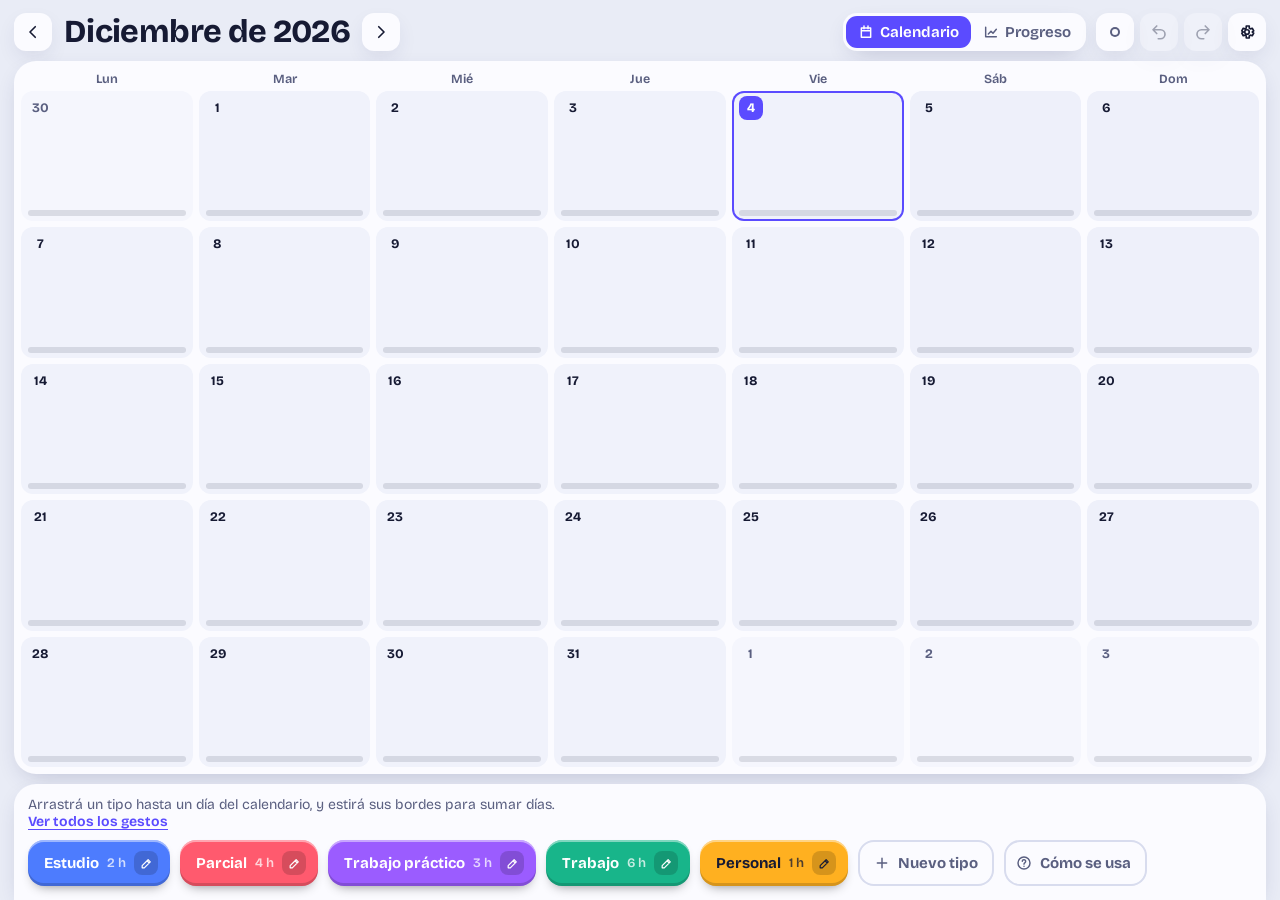
<file: index.html>
<!doctype html>
<html lang="es">
  <head>
    <meta charset="UTF-8" />
    <meta name="viewport" content="width=device-width, initial-scale=1, viewport-fit=cover" />
    <meta name="theme-color" content="#e9ecf6" />
    <link rel="icon" href="data:image/svg+xml,%3Csvg xmlns='http://www.w3.org/2000/svg' viewBox='0 0 32 32'%3E%3Crect width='32' height='32' rx='9' fill='%235b4bff'/%3E%3Crect x='6' y='10' width='20' height='5' rx='2.5' fill='white'/%3E%3Crect x='6' y='18' width='12' height='5' rx='2.5' fill='%23ffb020'/%3E%3C/svg%3E" />
    <link rel="manifest" href="manifest.webmanifest" />
    <link rel="apple-touch-icon" href="apple-touch-icon.png" />
    <meta name="apple-mobile-web-app-capable" content="yes" />
    <meta name="mobile-web-app-capable" content="yes" />
    <meta name="apple-mobile-web-app-title" content="Organizador" />
    <meta name="apple-mobile-web-app-status-bar-style" content="default" />
    <title>Organizador</title>
    <script type="module" crossorigin src="./assets/index-Cckuq1f7.js"></script>
    <link rel="stylesheet" crossorigin href="./assets/index-BJ5EnZl6.css">
  </head>
  <body>
    <div id="root"></div>
  </body>
</html>
</file>
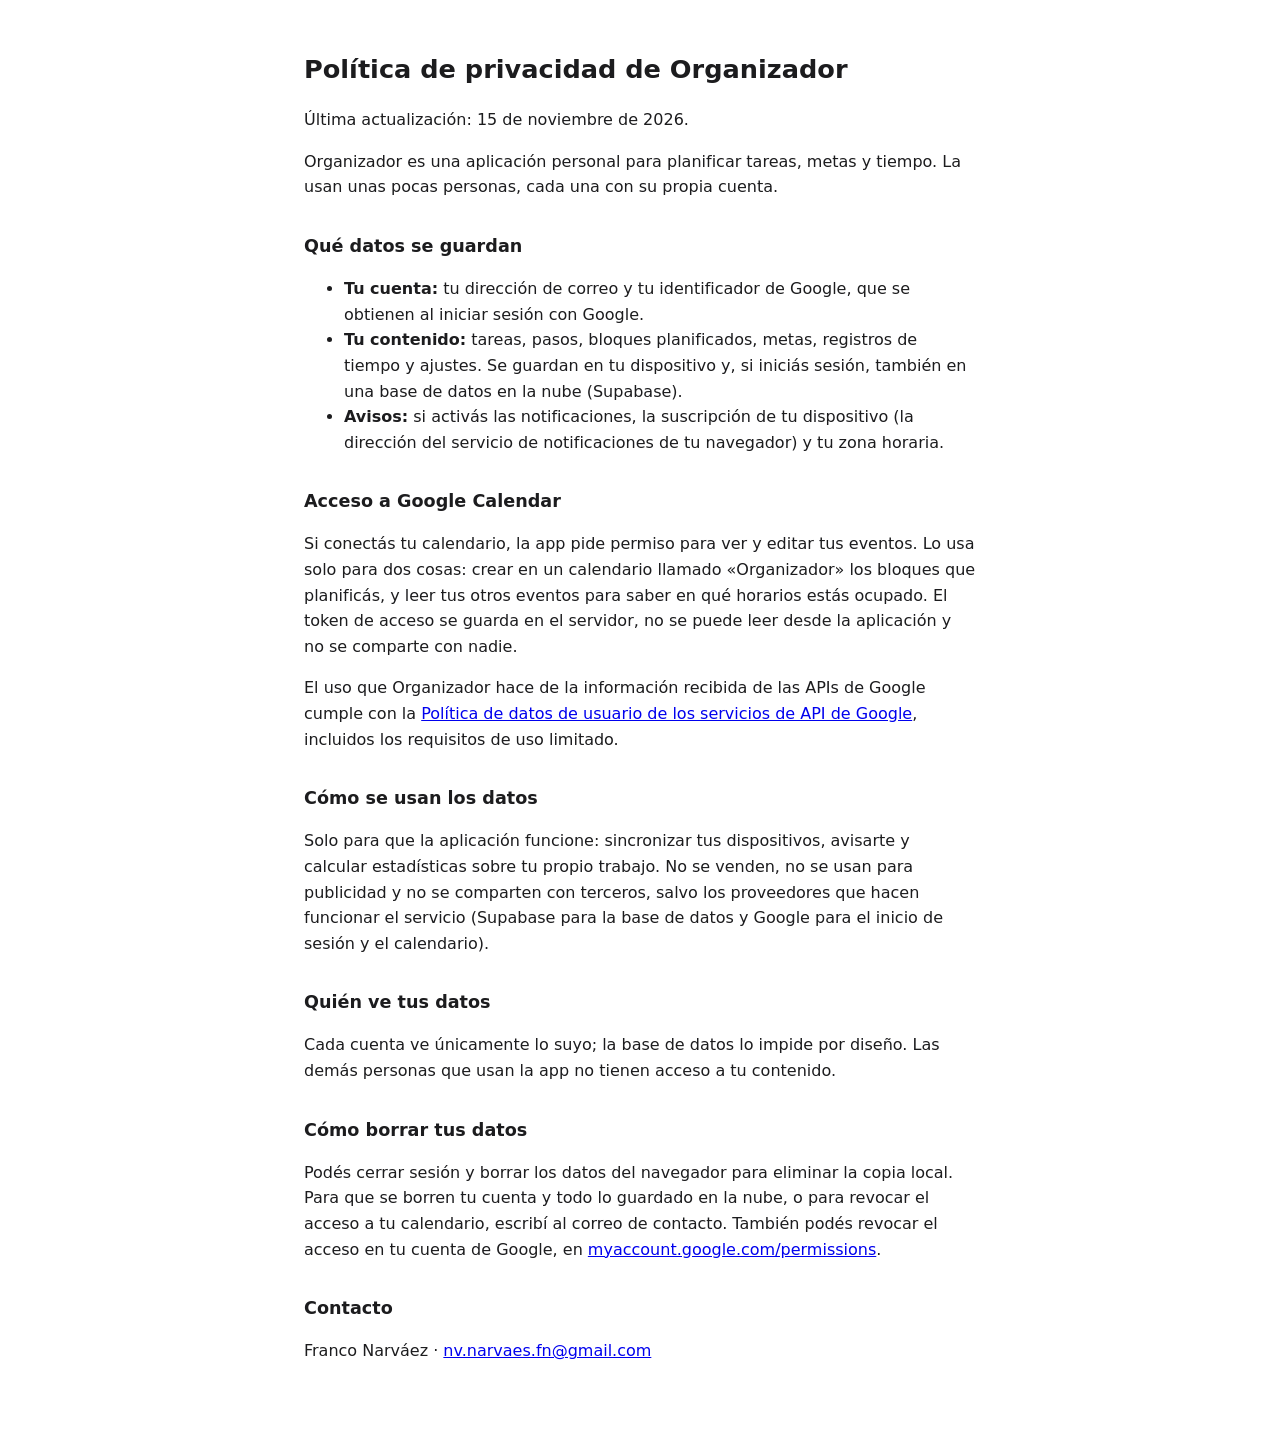
<file: privacy.html>
<!doctype html>
<html lang="es">
<head>
<meta charset="utf-8">
<meta name="viewport" content="width=device-width, initial-scale=1">
<title>Política de privacidad · Organizador</title>
<style>
  body { font: 16px/1.6 system-ui, sans-serif; max-width: 42rem; margin: 0 auto; padding: 2rem 1rem 4rem; color: #1c1c1e; background: #fff; }
  @media (prefers-color-scheme: dark) { body { color: #ececec; background: #151517; } a { color: #8fb4ff; } }
  h1 { font-size: 1.6rem; } h2 { font-size: 1.1rem; margin-top: 2rem; }
</style>
</head>
<body>
<h1>Política de privacidad de Organizador</h1>
<p>Última actualización: 15 de noviembre de 2026.</p>
<p>Organizador es una aplicación personal para planificar tareas, metas y tiempo. La usan unas pocas personas, cada una con su propia cuenta.</p>

<h2>Qué datos se guardan</h2>
<ul>
  <li><b>Tu cuenta:</b> tu dirección de correo y tu identificador de Google, que se obtienen al iniciar sesión con Google.</li>
  <li><b>Tu contenido:</b> tareas, pasos, bloques planificados, metas, registros de tiempo y ajustes. Se guardan en tu dispositivo y, si iniciás sesión, también en una base de datos en la nube (Supabase).</li>
  <li><b>Avisos:</b> si activás las notificaciones, la suscripción de tu dispositivo (la dirección del servicio de notificaciones de tu navegador) y tu zona horaria.</li>
</ul>

<h2>Acceso a Google Calendar</h2>
<p>Si conectás tu calendario, la app pide permiso para ver y editar tus eventos. Lo usa solo para dos cosas: crear en un calendario llamado «Organizador» los bloques que planificás, y leer tus otros eventos para saber en qué horarios estás ocupado. El token de acceso se guarda en el servidor, no se puede leer desde la aplicación y no se comparte con nadie.</p>
<p>El uso que Organizador hace de la información recibida de las APIs de Google cumple con la <a href="https://developers.google.com/terms/api-services-user-data-policy">Política de datos de usuario de los servicios de API de Google</a>, incluidos los requisitos de uso limitado.</p>

<h2>Cómo se usan los datos</h2>
<p>Solo para que la aplicación funcione: sincronizar tus dispositivos, avisarte y calcular estadísticas sobre tu propio trabajo. No se venden, no se usan para publicidad y no se comparten con terceros, salvo los proveedores que hacen funcionar el servicio (Supabase para la base de datos y Google para el inicio de sesión y el calendario).</p>

<h2>Quién ve tus datos</h2>
<p>Cada cuenta ve únicamente lo suyo; la base de datos lo impide por diseño. Las demás personas que usan la app no tienen acceso a tu contenido.</p>

<h2>Cómo borrar tus datos</h2>
<p>Podés cerrar sesión y borrar los datos del navegador para eliminar la copia local. Para que se borren tu cuenta y todo lo guardado en la nube, o para revocar el acceso a tu calendario, escribí al correo de contacto. También podés revocar el acceso en tu cuenta de Google, en <a href="https://myaccount.google.com/permissions">myaccount.google.com/permissions</a>.</p>

<h2>Contacto</h2>
<p>Franco Narváez · <a href="mailto:nv.narvaes.fn@gmail.com">nv.narvaes.fn@gmail.com</a></p>
</body>
</html>
</file>
<file: assets/index-BJ5EnZl6.css>
@font-face{font-family:Bricolage Grotesque Variable;font-style:normal;font-display:swap;font-weight:200 800;src:url(./bricolage-grotesque-vietnamese-wght-normal-BUzh504Q.woff2)format("woff2-variations");unicode-range:U+102-103,U+110-111,U+128-129,U+168-169,U+1A0-1A1,U+1AF-1B0,U+300-301,U+303-304,U+308-309,U+323,U+329,U+1EA0-1EF9,U+20AB}@font-face{font-family:Bricolage Grotesque Variable;font-style:normal;font-display:swap;font-weight:200 800;src:url(./bricolage-grotesque-latin-ext-wght-normal-CcLUaPy7.woff2)format("woff2-variations");unicode-range:U+100-2BA,U+2BD-2C5,U+2C7-2CC,U+2CE-2D7,U+2DD-2FF,U+304,U+308,U+329,U+1D00-1DBF,U+1E00-1E9F,U+1EF2-1EFF,U+2020,U+20A0-20AB,U+20AD-20C0,U+2113,U+2C60-2C7F,U+A720-A7FF}@font-face{font-family:Bricolage Grotesque Variable;font-style:normal;font-display:swap;font-weight:200 800;src:url(./bricolage-grotesque-latin-wght-normal-DLoelf7F.woff2)format("woff2-variations");unicode-range:U+??,U+131,U+152-153,U+2BB-2BC,U+2C6,U+2DA,U+2DC,U+304,U+308,U+329,U+2000-206F,U+20AC,U+2122,U+2191,U+2193,U+2212,U+2215,U+FEFF,U+FFFD}:root{--bg:#e9ecf6;--surface:#fbfbff;--surface2:#f0f2fb;--ink:#161a33;--muted:#5a5f80;--line:#d8dcee;--accent:#5b4bff;--accent-ink:#fff;--danger:#c8243f;--ok:#0d7355;--warn:#b57f00;--shadow:0 8px 24px -10px #282c644d;--g:3px;--bar:20px;--lightningcss-light:initial;--lightningcss-dark: ;color-scheme:light}@media (prefers-color-scheme:dark){:root{--bg:#0f1224;--surface:#171b35;--surface2:#1f2448;--ink:#eef0ff;--muted:#9a9fc6;--line:#2d3363;--accent:#8c80ff;--accent-ink:#12142b;--danger:#ff6b80;--ok:#4fd1a5;--warn:#f0b429;--shadow:0 8px 24px -10px #000000b3;--lightningcss-light: ;--lightningcss-dark:initial;color-scheme:dark}}*{box-sizing:border-box}html,body,#root{height:100%}body{background:var(--bg);color:var(--ink);overscroll-behavior:none;-webkit-tap-highlight-color:transparent;margin:0;font-family:Bricolage Grotesque Variable,system-ui,sans-serif;font-size:15px}body.dragging{cursor:grabbing;-webkit-user-select:none;user-select:none}body.dragging *{cursor:grabbing!important}button{font:inherit;color:inherit;cursor:pointer}input,textarea,select{font:inherit;color:inherit}:focus-visible{outline:3px solid var(--accent);outline-offset:2px}.app{flex-direction:column;gap:10px;max-width:1500px;height:100dvh;margin:0 auto;padding:12px 14px 0;display:flex}.top{flex-wrap:wrap;justify-content:space-between;align-items:center;gap:10px;display:flex}.month{align-items:center;gap:6px;display:flex}.month h1{letter-spacing:-.02em;text-align:center;min-width:7ch;margin:0 6px;font-size:clamp(22px,4vw,32px);font-weight:750}.tools{align-items:center;gap:6px;display:flex}.icon-btn{background:var(--surface);width:38px;height:38px;box-shadow:var(--shadow);border:0;border-radius:12px;place-items:center;transition:transform .25s cubic-bezier(.16,1,.3,1);display:grid}.icon-btn:hover:not(:disabled){transform:scale(1.1)}.icon-btn:active:not(:disabled){transform:scale(.88)}.icon-btn:disabled{opacity:.35;cursor:default}.icon-btn.sm{width:28px;height:28px;box-shadow:none;background:0 0}.btn{background:var(--surface2);border:0;border-radius:12px;align-items:center;gap:6px;padding:9px 14px;font-weight:650;transition:transform .25s cubic-bezier(.16,1,.3,1);display:inline-flex}.btn:hover:not(:disabled){transform:translateY(-1px)scale(1.03)}.btn:active:not(:disabled){transform:scale(.94)}.btn.sm{border-radius:10px;padding:6px 10px;font-size:13px}.btn.primary{background:var(--accent);color:var(--accent-ink)}.btn.danger{color:var(--danger);background:0 0;box-shadow:inset 0 0 0 1.5px}.btn.alert{background:color-mix(in srgb, var(--danger) 10%, var(--surface));color:var(--ink);box-shadow:inset 0 0 0 1.5px color-mix(in srgb, var(--danger) 35%, transparent), var(--shadow)}.btn.alert svg{color:var(--danger)}.link{color:var(--accent);text-underline-offset:3px;background:0 0;border:0;padding:0;font-weight:650;text-decoration:underline}.chip.add.help{padding-left:12px}.help-list{gap:12px;margin:0;display:grid}.help-list>div{gap:2px;display:grid}.help-list dt{font-weight:700}.help-list dd{color:var(--muted);margin:0;font-size:13.5px}.help-list.keys{gap:8px}.help-list.keys>div{grid-template-columns:11.5em 1fr;align-items:baseline;gap:10px}kbd{font:inherit;background:var(--surface2);box-shadow:inset 0 -1.5px 0 var(--line);white-space:nowrap;border-radius:8px;padding:2px 8px;font-size:12.5px;font-weight:650}.btn:disabled{opacity:.4}.cal{background:var(--surface);min-height:0;box-shadow:var(--shadow);border-radius:22px;flex-direction:column;flex:1;padding:6px 4px 4px;display:flex}.dow{color:var(--muted);grid-template-columns:repeat(7,1fr);padding:4px 0 2px;font-size:12.5px;font-weight:650;display:grid}.dow span{text-align:center}.weeks{overscroll-behavior:contain;flex-direction:column;flex:1;min-height:0;display:flex;overflow-y:auto}.week{min-height:calc(var(--g) * 2 + 28px + 3 * 22px + 26px);flex:1 0 0;grid-template-columns:repeat(7,1fr);display:grid;position:relative}.cell{margin:var(--g);background:var(--surface2);cursor:pointer;border-radius:12px;flex-direction:column;justify-content:space-between;min-width:0;min-height:0;padding:5px 7px 6px;transition:transform .35s cubic-bezier(.16,1,.3,1),background .2s,box-shadow .2s;display:flex;position:relative;overflow:hidden}.cell.weekend{background:color-mix(in srgb, var(--surface2) 70%, var(--bg))}.cell.out{background:color-mix(in srgb, var(--surface2) 55%, var(--surface))}.cell.out .num,.cell.out .cell-bottom{color:var(--muted)}.cell.today{box-shadow:inset 0 0 0 2px var(--accent)}.cell.today .num{background:var(--accent);color:var(--accent-ink)}.cell:hover{background:color-mix(in srgb, var(--surface2) 80%, var(--accent))}.cell.pasting{cursor:copy}.cell.target{z-index:4;background:color-mix(in srgb, var(--surface2) 55%, var(--accent));box-shadow:0 10px 22px -8px color-mix(in srgb, var(--accent) 70%, transparent);transform:scale(1.06)}.cell.proj.load-over{background:color-mix(in srgb, var(--danger) 16%, var(--surface2));box-shadow:inset 0 0 0 2px var(--danger)}.cell.proj.load-full{box-shadow:inset 0 0 0 2px var(--ok)}.cell.proj.load-tight{box-shadow:inset 0 0 0 2px var(--warn)}.cell.proj .hrs{font-size:12.5px}.cell.target.load-over{background:color-mix(in srgb, var(--danger) 22%, var(--surface2));box-shadow:0 10px 22px -8px color-mix(in srgb, var(--danger) 70%, transparent), inset 0 0 0 2px var(--danger)}.cell-top{justify-content:space-between;align-items:flex-start;display:flex}.num{border-radius:8px;place-items:center;min-width:24px;height:24px;font-size:13px;font-weight:700;display:grid}.dues{gap:2px;display:flex}.due{place-items:center;display:grid}.cell-bottom{color:var(--muted);justify-content:space-between;align-items:flex-end;min-height:14px;margin-bottom:8px;font-size:11.5px;font-weight:650;display:flex}.more{background:var(--ink);color:var(--surface);z-index:2;border-radius:8px;padding:1px 7px;position:relative}.hrs b{color:var(--ink);font-weight:750}.cell.load-over .hrs b{color:var(--danger)}.cell.out .hrs b{color:var(--muted)}.meter{background:color-mix(in srgb, var(--ink) 12%, transparent);border-radius:3px;height:6px;position:absolute;bottom:5px;left:7px;right:7px;overflow:hidden}.meter i{background:var(--accent);border-radius:3px;height:100%;display:block}.meter i.tight{background:var(--warn)}.meter i.full{background:var(--ok)}.meter i.over,.load-bar i.over{background:var(--danger)}.lanes{z-index:5;grid-template-columns:repeat(7,1fr);grid-auto-rows:var(--bar);padding-top:calc(var(--g) + 28px);pointer-events:none;row-gap:2px;display:grid;position:absolute;inset:0}.bar{pointer-events:auto;height:var(--bar);cursor:grab;touch-action:none;-webkit-user-select:none;user-select:none;border-radius:8px;align-items:center;padding:0 9px;font-size:12px;font-weight:650;display:flex;position:relative;overflow:hidden;box-shadow:inset 0 1.5px #ffffff80,inset 0 -2px #00000029,0 4px 8px -4px #0006}.bar.moving{box-shadow:inset 0 1.5px #ffffff80,0 16px 26px -8px #0000008c}.bar.selected{outline:2.5px solid var(--ink);outline-offset:1px}.bar.done{filter:saturate(.4);opacity:.6}.bar.done .bar-title{text-decoration:line-through}.bar.overdue{box-shadow:inset 0 0 0 2px var(--danger), 0 4px 8px -4px #0006}.bar.overdue:after{content:"";pointer-events:none;background-image:repeating-linear-gradient(135deg,#00000038 0 5px,#0000 5px 10px);position:absolute;inset:0}.bar.overdue .bar-label{z-index:1;position:relative}.bar-label{pointer-events:none;align-items:center;gap:5px;width:100%;min-width:0;display:flex}.bar-title{text-overflow:ellipsis;white-space:nowrap;overflow:hidden}.bar-h{opacity:.75;white-space:nowrap;margin-left:auto;padding-right:6px;font-weight:600}.prio{color:#fff;background:#00000047;border-radius:50%;flex:none;place-items:center;width:15px;height:15px;font-size:11px;display:grid}.h{cursor:ew-resize;touch-action:none;z-index:2;width:14px;position:absolute;top:0;bottom:0}.hl{left:0}.hr{right:0}.h:after{content:"";opacity:0;background:currentColor;border-radius:2px;width:3px;transition:opacity .15s;position:absolute;top:5px;bottom:5px}.hl:after{left:4px}.hr:after{right:4px}.bar:hover .h:after{opacity:.55}@media (hover:none){.h:after{opacity:.45}.h{width:20px}}.tray{background:var(--surface);padding:12px 14px calc(14px + env(safe-area-inset-bottom));box-shadow:var(--shadow);border-radius:22px 22px 0 0;max-height:34dvh;overflow:auto}.hint{color:var(--muted);max-width:60ch;margin:0 0 10px;font-size:14px}.chips{flex-wrap:wrap;gap:10px;display:flex}.chip{cursor:grab;touch-action:none;-webkit-user-select:none;user-select:none;border-radius:16px;align-items:center;gap:8px;padding:11px 12px 11px 16px;font-weight:700;display:flex;position:relative;box-shadow:inset 0 2px #ffffff73,inset 0 -3px #00000029,0 6px 12px -6px #00000073}.chip-h{opacity:.75;font-size:13px;font-weight:600}.chip-edit{color:inherit;background:#00000029;border:0;border-radius:8px;place-items:center;width:24px;height:24px;display:grid}.chip.add{color:var(--muted);box-shadow:inset 0 0 0 2px var(--line);cursor:pointer;touch-action:manipulation;background:0 0;border:0;padding-right:16px}.ghost{z-index:100;pointer-events:none;border-radius:16px;margin:-20px 0 0 -40px;padding:10px 16px;font-weight:700;position:fixed;top:0;left:0;box-shadow:inset 0 2px #ffffff73,0 22px 30px -10px #00000080}.scrim{z-index:60;background:#080a1e73;position:fixed;inset:0}.scrim.light{z-index:40;background:#080a1e38}.drawer{z-index:50;background:var(--surface);padding:20px 18px 28px;position:fixed;overflow:auto;box-shadow:0 20px 60px -10px #0a0c2880}@media (width>=760px){.drawer{border-radius:24px;width:390px;top:12px;bottom:12px;right:12px}}@media (width<=759px){.drawer{border-radius:24px 24px 0 0;max-height:84dvh;bottom:0;left:0;right:0}}.drawer .close{box-shadow:none;background:var(--surface2);position:absolute;top:12px;right:12px}.drawer h2{letter-spacing:-.01em;margin:0 44px 12px 0;font-size:22px}.drawer h3{color:var(--muted);margin:20px 0 8px;font-size:14px;font-weight:650}.empty,.note{color:var(--muted);margin:8px 0;font-size:13.5px}.warn{color:var(--danger);margin:6px 0;font-size:13.5px;font-weight:600}.due-line{align-items:center;gap:6px;margin:8px 0;font-weight:700;display:flex}.load{gap:6px;margin-bottom:14px;font-size:13.5px;font-weight:600;display:grid}.load .over{color:var(--danger)}.load-bar{background:var(--surface2);border-radius:6px;height:10px;overflow:hidden}.load-bar i{background:var(--accent);border-radius:6px;height:100%;display:block}.rows{gap:8px;margin:0;padding:0;list-style:none;display:grid}.rows li{background:var(--surface2);border-radius:14px;align-items:center;gap:10px;padding:8px 10px;display:flex}.row-main{text-align:left;background:0 0;border:0;flex:1;grid-template-columns:auto 1fr;align-items:center;gap:2px 8px;min-width:0;padding:2px;display:grid}.row-title{text-overflow:ellipsis;white-space:nowrap;font-weight:700;overflow:hidden}.row-meta{color:var(--muted);grid-column:2;font-size:12.5px}.struck{opacity:.6;text-decoration:line-through}.dot{border-radius:50%;flex:none;width:12px;height:12px}.check{color:#fff;border:2.5px solid;border-radius:9px;flex:none;place-items:center;width:26px;height:26px;padding:0;display:grid}.chips.small{gap:8px}.mini-chip{color:#fff;text-shadow:0 1px #00000040;border:0;border-radius:12px;padding:8px 12px;font-weight:700}.rows .ov-item{flex-direction:column;align-items:stretch}.ov-head{flex-wrap:wrap;align-items:center;gap:8px;display:flex}.ov-head .row-meta{margin-left:auto}.ov-actions{flex-wrap:wrap;gap:6px;display:flex}.field{color:var(--muted);gap:5px;margin:12px 0;font-size:13px;font-weight:650;display:grid}.field input,.field textarea,.title-input{background:var(--surface2);color:var(--ink);border:0;border-radius:12px;width:100%;padding:10px 12px;font-size:15px;font-weight:550}.title-input{letter-spacing:-.01em;background:0 0;margin:0 0 4px;padding-left:0;padding-right:44px;font-size:22px;font-weight:750}.two{grid-template-columns:1fr 1fr;gap:10px;display:grid}.inline{gap:8px;display:flex}.seg{background:var(--surface2);border-radius:12px;padding:3px;display:flex}.seg button{color:var(--muted);background:0 0;border:0;border-radius:9px;flex:1;padding:7px 4px;font-size:13px;font-weight:650}.seg button.on{background:var(--surface);color:var(--ink);box-shadow:var(--shadow)}.swatches{flex-wrap:wrap;align-items:center;gap:8px;display:flex}.sw{border:0;border-radius:50%;width:26px;height:26px;padding:0}.sw.on{box-shadow:0 0 0 3px var(--surface), 0 0 0 5px var(--ink)}input.sw-custom.sw-custom{cursor:pointer;background:0 0;border-radius:50%;width:30px;height:30px;padding:0}.checklist{gap:4px;margin:0 0 6px;padding:0;list-style:none;display:grid}.checklist li{color:var(--ink);align-items:center;gap:8px;font-weight:550;display:flex}.checklist li span{flex:1}.checklist input{width:auto;accent-color:var(--accent)}.actions{align-items:center;gap:8px;margin-top:18px;display:flex}.actions.wrap{flex-wrap:wrap}.grow{flex:1}.dialog{z-index:70;background:var(--surface);border-radius:24px;width:min(420px,100vw - 28px);padding:22px;position:fixed;top:50%;left:50%;translate:-50% -50%;box-shadow:0 30px 80px -10px #0a0c2899}.dialog h2{margin:0 0 6px;font-size:21px}.toast{z-index:80;left:50%;top:calc(64px + env(safe-area-inset-top));background:var(--ink);color:var(--surface);box-shadow:var(--shadow);border-radius:16px;align-items:center;gap:12px;max-width:calc(100vw - 24px);padding:10px 12px 10px 16px;font-weight:600;display:flex;position:fixed;translate:-50%}.toast .btn{background:var(--surface);color:var(--ink)}@media (width<=640px){.toast{top:calc(92px + env(safe-area-inset-top))}.app{gap:8px;padding:8px 6px 0}.cell{border-radius:9px;padding:3px 4px 4px}.num{min-width:20px;height:20px;font-size:11.5px}.bar{padding:0 5px;font-size:11px}.bar-h{display:none}.lanes{padding-top:calc(var(--g) + 28px)}.hrs{font-size:10.5px}.hrs-w{display:none}.cell-bottom{gap:2px}.more{border-radius:6px;padding:0 3px;font-size:9.5px}.meter{left:4px;right:4px}.tray{max-height:38dvh}}@media (prefers-reduced-motion:reduce){.cell,.icon-btn,.btn,.h:after,.view-toggle button,.bar-prog{transition:none}.icon-btn:hover:not(:disabled),.icon-btn:active:not(:disabled),.btn:hover:not(:disabled),.btn:active:not(:disabled),.cell.target{transform:none}}.sync-dot{background:var(--muted);border-radius:50%;width:10px;height:10px;display:block}.sync-dot.ok{background:var(--ok)}.sync-dot.syncing{background:var(--accent);animation:1s ease-in-out infinite pulse}.sync-dot.offline,.sync-dot.signed-out{box-shadow:inset 0 0 0 2px var(--muted);background:0 0}.sync-dot.error{background:var(--danger)}@keyframes pulse{50%{opacity:.35}}@media (prefers-reduced-motion:reduce){.sync-dot.syncing{animation:none}}.bar:focus-visible{outline:3px solid var(--ink);outline-offset:2px}.drawer:focus{outline:none}@media (pointer:coarse){.icon-btn,.chip-edit,.check,.sw,.dayck{position:relative}.icon-btn:before,.chip-edit:before,.check:before,.sw:before,.dayck:before{content:"";position:absolute;inset:-6px}.icon-btn.sm:before{inset:-8px}.chip-edit:before{inset:-11px}.check:before{inset:-9px}.swatches{gap:12px}.h{width:24px}.hl:after{left:8px}.hr:after{right:8px}}.cal,.tray,.top{-webkit-user-select:none;user-select:none;-webkit-touch-callout:none}@media (width<=640px){.top{flex-wrap:nowrap;gap:4px}.month{gap:2px;min-width:0}.month h1{white-space:nowrap;min-width:0;margin:0 2px;font-size:19px}.tools{flex:none;gap:4px}.icon-btn{border-radius:11px;width:34px;height:34px}.btn.alert{padding:7px 9px;font-size:12.5px}.chips{gap:7px}.chip{border-radius:13px;gap:6px;padding:8px 8px 8px 12px;font-size:13.5px}.chip-edit{width:22px;height:22px}.tray{padding:10px 10px calc(10px + env(safe-area-inset-bottom));max-height:30dvh}}.view-toggle{background:var(--surface);box-shadow:var(--shadow);border-radius:14px;margin-right:4px;padding:3px;display:flex}.view-toggle button{color:var(--muted);background:0 0;border:0;border-radius:11px;padding:7px 12px;font-weight:650;transition:color .2s;position:relative}.view-toggle button.on{color:var(--accent-ink)}.view-toggle .pill{background:var(--accent);border-radius:11px;position:absolute;inset:0}.vt-in{align-items:center;gap:6px;display:flex;position:relative}.month h1.solo{text-align:left;margin-left:4px}.bar-prog{pointer-events:none;transform-origin:0;background:#ffffffeb;border-radius:0 2px 2px 0;width:100%;height:3px;transition:transform .5s cubic-bezier(.16,1,.3,1);position:absolute;bottom:0;left:0}.bar-p{opacity:.85;white-space:nowrap;margin-left:auto;padding-left:6px;font-size:11px;font-weight:650}.bar-p+.bar-h{margin-left:0}.task-prog{gap:6px;margin:4px 0 8px;display:grid}.prog{background:var(--surface2);border-radius:6px;height:10px;overflow:hidden}.prog i{background:var(--accent);border-radius:6px;height:100%;display:block}.prog-txt{color:var(--muted);font-size:13px;font-weight:600}.subs{gap:8px;margin:0 0 8px;padding:0;list-style:none;display:grid}.sub{background:var(--surface2);border-radius:14px;gap:8px;padding:9px 10px;display:grid}.sub.done .sub-text{opacity:.6;text-decoration:line-through}.sub-main{align-items:center;gap:8px;display:flex}.sub-main input[type=checkbox]{width:18px;height:18px;accent-color:var(--accent);flex:none}.drawer .sub-text{background:0 0;border-radius:8px;flex:1;min-width:0;padding:4px 6px;font-weight:650}.sub-times{align-items:flex-end;gap:8px;display:flex}.sub-times label{color:var(--muted);flex:1;gap:3px;min-width:0;font-size:11.5px;font-weight:650;display:grid}.drawer input.dur{background:var(--surface);border-radius:10px;width:100%;padding:7px 9px;font-size:14px}.drawer input.dur.bad{box-shadow:inset 0 0 0 2px var(--danger)}.sub-add{grid-template-columns:1fr 96px auto;gap:8px;display:grid}.delta{color:var(--muted);padding:5px 7px;font-size:12.5px;font-weight:750}.delta.over{color:var(--danger)}.delta.under{color:var(--ok)}.goal-chip{--c:var(--accent);background:color-mix(in srgb, var(--c) 20%, var(--surface2));color:var(--ink);border:0;border-radius:12px;align-items:center;gap:5px;padding:7px 11px;font-weight:650;display:inline-flex}.goal-chip.on{background:var(--c);color:#fff;text-shadow:0 1px #00000040}.goal-chip.add{box-shadow:inset 0 0 0 2px var(--line);color:var(--muted);background:0 0}.select select{background:var(--surface2);color:var(--ink);border:0;border-radius:12px;max-width:min(62vw,320px);padding:8px 12px;font-size:14px;font-weight:650}.select.block select{width:100%;margin-top:8px}.sr{clip:rect(0 0 0 0);white-space:nowrap;width:1px;height:1px;position:absolute;overflow:hidden}.progress{min-height:0;padding-bottom:calc(16px + env(safe-area-inset-bottom));overscroll-behavior:contain;flex:1;grid-template-columns:minmax(0,1fr);align-content:start;gap:12px;display:grid;overflow-y:auto}.goals,.burn,.learn,.card-sec{background:var(--surface);box-shadow:var(--shadow);border-radius:22px;min-width:0;padding:14px 16px 16px}@media (width>=1000px){.progress{grid-template-columns:minmax(0,1.55fr) minmax(0,1fr)}.goals,.hero{grid-column:1/-1}}.sec-head{justify-content:space-between;align-items:center;gap:10px;margin-bottom:10px;display:flex}.sec-head h2{letter-spacing:-.01em;margin:0;font-size:18px}.goal-list{grid-template-columns:repeat(auto-fill,minmax(230px,1fr));gap:10px;display:grid}.goal-card{--c:var(--accent);background:var(--surface2);box-shadow:inset 4px 0 0 var(--c);border-radius:16px;align-items:flex-start;gap:4px;padding:6px 6px 6px 4px;display:flex}.goal-card.on{box-shadow:inset 4px 0 0 var(--c), 0 0 0 2px var(--c)}.goal-main{text-align:left;background:0 0;border:0;flex:1;gap:6px;min-width:0;padding:6px 6px 6px 12px;display:grid}.goal-title{text-overflow:ellipsis;white-space:nowrap;align-items:center;gap:8px;font-weight:700;display:flex;overflow:hidden}.goal-bar{background:color-mix(in srgb, var(--ink) 10%, transparent);border-radius:5px;height:8px;display:block;overflow:hidden}.goal-bar i{background:var(--c);border-radius:5px;height:100%;display:block}.goal-meta{color:var(--muted);font-size:12.5px;font-weight:600}.stats{grid-template-columns:repeat(4,minmax(0,1fr));gap:8px;margin:0 0 10px;display:grid}.stats div{background:var(--surface2);border-radius:14px;padding:10px 12px}.stats dt{color:var(--muted);font-size:12px;font-weight:650}.stats dd{letter-spacing:-.02em;margin:2px 0 0;font-size:20px;font-weight:750}.verdict{max-width:70ch;margin:4px 0 8px;font-weight:650;line-height:1.4}.verdict.late{color:var(--danger)}.note-inline{color:var(--muted);font-size:13px;font-weight:600}.chart{margin-top:6px;position:relative}.legend{color:var(--ink);gap:16px;margin:0 0 4px 4px;font-size:12.5px;font-weight:650;display:flex}.key:before{content:"";vertical-align:middle;border-top:2px solid;width:18px;margin-right:6px;display:inline-block}.key.ideal:before{border-color:var(--muted)}.key.real:before{border-color:var(--accent)}.key.proj:before{border-color:var(--accent);border-top-style:dashed}.chart-svg{touch-action:pan-y;border-radius:12px;width:100%;height:auto;display:block}.chart-svg .grid,.chart-svg .vline{stroke:var(--line);stroke-width:1px}.chart-svg .cursor{stroke:var(--muted);stroke-width:1px}.chart-svg .tick{fill:var(--muted);font-family:inherit;font-size:11.5px;font-weight:600}.chart-svg .tick.strong{fill:var(--ink);font-weight:700}.chart-svg .line{fill:none;stroke-width:2px;stroke-linecap:round;stroke-linejoin:round}.chart-svg .line.ideal{stroke:var(--muted)}.chart-svg .line.real{stroke:var(--accent)}.chart-svg .line.proj{stroke:var(--accent);stroke-dasharray:3 5;opacity:.75}.chart-svg .area{fill:var(--accent);opacity:.1}.chart-svg .dot{stroke:var(--surface);stroke-width:2px}.chart-svg .dot.real{fill:var(--accent)}.chart-svg .dot.ideal{fill:var(--muted)}.tip{background:var(--ink);color:var(--surface);pointer-events:none;box-shadow:var(--shadow);white-space:nowrap;z-index:3;border-radius:12px;gap:3px;padding:8px 11px;font-size:12.5px;display:grid;position:absolute;top:28px;transform:translate(-50%)}.tip b{font-weight:750}.tip-date{opacity:.8;font-weight:650}.key-line{vertical-align:middle;border-top:2px solid;width:14px;margin-right:6px;display:inline-block}.key-line.ideal{border-color:var(--muted)}.key-line.real{border-color:var(--accent)}.table-view{margin-top:8px;font-size:13.5px}.table-view summary{cursor:pointer;color:var(--muted);padding:4px 0;font-weight:650}.table-scroll{max-height:240px;overflow:auto}.table-scroll.wide{max-height:320px;margin-top:8px}.table-scroll table,.est-table{border-collapse:collapse;font-variant-numeric:tabular-nums;width:100%}.table-scroll th{text-align:left;color:var(--muted);background:var(--surface);padding:6px 8px;font-size:12.5px;font-weight:650;position:sticky;top:0}.table-scroll td{border-top:1px solid var(--line);padding:6px 8px}.est-task{margin-right:4px;font-weight:700}.by-tipo{gap:8px;margin:8px 0;padding:0;list-style:none;display:grid}.by-tipo li{grid-template-columns:minmax(80px,130px) 1fr 70px;align-items:center;gap:10px;font-size:13.5px;display:grid}.bt-name{text-overflow:ellipsis;white-space:nowrap;font-weight:650;overflow:hidden}.bt-track{background:var(--surface2);border-radius:6px;height:10px;display:block;position:relative;overflow:hidden}.bt-fill{background:var(--accent);border-radius:6px;position:absolute;top:0;bottom:0;left:0}.bt-fill.over{background:var(--danger)}.bt-mid{background:var(--ink);opacity:.35;z-index:2;width:2px;position:absolute;top:0;bottom:0;left:50%}.bt-val{text-align:right;font-weight:750}.bt-val small{color:var(--muted);font-weight:600}@media (width<=640px){.top{flex-wrap:wrap}.month{flex:100%}.tools{flex:100%;justify-content:flex-end}.view-toggle{margin-right:auto}.view-toggle button{padding:7px 11px}.view-toggle .lbl{clip:rect(0 0 0 0);width:1px;height:1px;position:absolute;overflow:hidden}.month h1{font-size:22px}.stats{grid-template-columns:repeat(2,minmax(0,1fr))}.goals,.burn,.learn{border-radius:18px;padding:12px 12px 14px}.by-tipo li{grid-template-columns:90px 1fr 60px}.sub-add{grid-template-columns:1fr 84px}.sub-add .btn{grid-column:1/-1;justify-content:center}.chart-svg .tick{font-size:19px}}.sub-tags,.sub-add-tags{grid-template-columns:1fr 1fr;gap:8px;display:grid}.sub-add-tags{margin-top:8px}.sub-tags label,.sub-add-tags label{color:var(--muted);gap:3px;min-width:0;font-size:11.5px;font-weight:650;display:grid}.drawer select.sel{background:var(--surface);color:var(--ink);border:0;border-radius:10px;width:100%;padding:7px 9px;font-size:14px;font-weight:550}.sub-add-tags select.sel{background:var(--surface2)}.sub-hint{border-radius:10px;margin:0;padding:6px 9px;font-size:12.5px;font-weight:650;line-height:1.35}.sub-hint.up{background:color-mix(in srgb, var(--danger) 12%, var(--surface));color:var(--ink);box-shadow:inset 3px 0 0 var(--danger)}.sub-hint.down{background:color-mix(in srgb, var(--ok) 14%, var(--surface));color:var(--ink);box-shadow:inset 3px 0 0 var(--ok)}.check-inline{align-items:center;gap:8px;margin:0 0 10px;font-size:13.5px;font-weight:650;display:flex}.check-inline input{width:17px;height:17px;accent-color:var(--accent)}.check-inline input:disabled+*{opacity:.55}.check-inline:has(input:disabled){opacity:.55}.insights{gap:8px;margin:8px 0 12px;padding:0;list-style:none;display:grid}.insights li{align-items:flex-start;gap:10px;font-size:14px;line-height:1.4;display:flex}.insights .dot{margin-top:5px}.seg.dims{max-width:360px;margin:4px 0 10px}.bt-fill.under{background:var(--ok)}.matrix-wrap{margin-top:12px;overflow-x:auto}.matrix{border-collapse:separate;border-spacing:4px;font-variant-numeric:tabular-nums;width:100%}.matrix caption{text-align:left;color:var(--muted);padding:0 0 6px 2px;font-size:13px;font-weight:650}.matrix th{color:var(--muted);text-align:center;padding:4px;font-size:12.5px;font-weight:650}.matrix th[scope=row]{text-align:left;color:var(--ink);white-space:nowrap}.cell-v{text-align:center;background:var(--surface2);border-radius:12px;padding:8px 6px}.cell-v b{font-size:16px;font-weight:750;display:block}.cell-v small{color:var(--muted);font-size:11.5px;font-weight:600;display:block}.cell-v.over{background:color-mix(in srgb, var(--danger) 16%, var(--surface2))}.cell-v.under{background:color-mix(in srgb, var(--ok) 18%, var(--surface2))}.cell-v.none{color:var(--muted)}.est-tags{color:var(--muted);font-size:12px;font-weight:600;display:block}.natures h3{margin:20px 0 6px}.nat-list{gap:6px;margin:8px 0;padding:0;list-style:none;display:grid}.nat-list li{align-items:center;gap:8px;display:flex}.drawer .nat-name{background:var(--surface2);border:0;border-radius:10px;flex:1;min-width:0;padding:8px 10px;font-weight:600}@media (width<=640px){.sub-tags,.sub-add-tags{grid-template-columns:1fr 1fr}}.nat-quick{align-items:center;gap:6px;min-width:0;display:flex}.drawer .nat-quick input:not([type=color]){background:var(--surface);border-radius:10px;flex:1;min-width:0;padding:7px 9px;font-size:14px}.nat-quick .sw-custom{flex:none}.check-inline.switch{margin:14px 0 4px}.bar-days{pointer-events:none;grid-auto-columns:1fr;grid-auto-flow:column;display:grid;position:absolute;inset:0}.dayck{pointer-events:auto;width:14px;height:14px;color:inherit;opacity:.55;cursor:pointer;background:0 0;border:1.5px solid;border-radius:50%;place-self:center end;place-items:center;margin-right:3px;padding:0;display:grid}.dayck:hover{opacity:1}.dayck.on{opacity:1;color:#fff;background:#00000059;border-color:#0000}.bar.multi .bar-label{padding-right:16px}.bar.multi .bar-h{display:none}.daychips{flex-wrap:wrap;gap:6px;margin:6px 0 8px;display:flex}.dchip{color:inherit;cursor:pointer;background:0 0;border:1.5px solid;border-radius:999px;align-items:center;gap:4px;padding:4px 10px;font-size:12.5px;font-weight:600;display:inline-flex}.seg.tabs{grid-column:1/-1;place-self:start;width:min(100%,360px)}.seg.small{padding:2px}.seg.small button{padding:4px 10px;font-size:12.5px}.cover{border-radius:12px;flex-wrap:wrap;align-items:center;gap:4px 6px;margin:8px 0 12px;padding:9px 12px;font-size:13.5px;line-height:1.45;display:flex}.cover small{color:var(--muted);font-weight:600}.cover.warn-box{background:color-mix(in srgb, var(--danger) 12%, var(--surface));box-shadow:inset 3px 0 0 var(--danger)}.cover.ok-box{background:color-mix(in srgb, var(--ok) 14%, var(--surface));box-shadow:inset 3px 0 0 var(--ok)}.pick-list{gap:6px;margin:4px 0 8px;padding:0;list-style:none;display:grid}.pick-list .check-inline{margin:0;font-weight:600}.cap-grid{grid-template-columns:repeat(7,minmax(0,1fr));gap:6px;display:grid}.cap-grid .field.cap{text-align:center;gap:3px;margin:6px 0}.cap-grid .field.cap input{text-align:center;padding-inline:4px}.busy-line{color:var(--muted);font-weight:600}.busy-dot{background:var(--muted);vertical-align:middle;border-radius:50%;width:6px;height:6px;margin-right:4px;display:inline-block}.key.proj.soft:before{opacity:.5}.chart-svg .line.proj.soft{opacity:.35}.cap-weeks{gap:10px;margin:6px 0 12px;padding:0;list-style:none;display:grid}.cap-weeks li{background:var(--surface2);border-radius:14px;padding:10px 12px}.cap-weeks li.over{box-shadow:inset 3px 0 0 var(--danger)}.cap-weeks dl{grid-template-columns:repeat(4,minmax(0,1fr));gap:8px;margin:8px 0 0;display:grid}.cap-weeks dt{color:var(--muted);font-size:12px;font-weight:650}.cap-weeks dd{margin:2px 0 0;font-size:17px;font-weight:750}.cap-weeks li.over dl div:last-child dd{color:var(--danger)}.by-tipo.adh .adh-plan{background:color-mix(in srgb, var(--accent) 22%, var(--surface2));border-radius:6px;position:absolute;top:0;bottom:0;left:0}.by-tipo.adh .bt-fill{z-index:1}.by-tipo .dot{vertical-align:middle;display:inline-block}.goal-meta .risk{color:var(--danger)}@media (width<=520px){.cap-grid{grid-template-columns:repeat(4,minmax(0,1fr))}.cap-weeks dl{grid-template-columns:repeat(2,minmax(0,1fr))}}.cap-weeks .note-inline{margin-left:8px}.seg.small button{white-space:nowrap}.field.row{align-items:center;gap:10px;display:flex}.field.row input[type=checkbox]{flex:none;width:20px;height:20px}.hero{background:var(--surface);box-shadow:var(--shadow);border-radius:22px;flex-wrap:wrap;justify-content:space-between;align-items:center;gap:14px;padding:16px 18px;display:flex}.hero-body{flex:280px;min-width:0}.hero-state{letter-spacing:-.01em;align-items:center;gap:8px;margin:0 0 4px;font-size:20px;font-weight:750;display:flex}.hero-scope{color:var(--muted);letter-spacing:0;font-size:14px;font-weight:600}.hero-scope:before{content:"· "}.hero-dot{background:var(--accent);border-radius:50%;flex:none;width:10px;height:10px}.hero.ok .hero-dot,.hero.done .hero-dot{background:var(--ok)}.hero.tight .hero-dot{background:var(--warn)}.hero.late .hero-dot,.hero.short .hero-dot{background:var(--danger)}.hero-line{max-width:62ch;margin:0;font-weight:600;line-height:1.4}.hero .note{margin:4px 0 0}.link.disclose{align-items:center;gap:6px;margin:4px 0 10px;text-decoration:none;display:inline-flex}.link.disclose svg{transition:transform .2s cubic-bezier(.16,1,.3,1)}.link.disclose[aria-expanded=true] svg{transform:rotate(180deg)}@media (prefers-reduced-motion:reduce){.link.disclose svg{transition:none}}[hidden]{display:none!important}@media (width<=640px){.hero{padding:14px}.hero-body{flex-basis:100%}.hero-state{flex-wrap:wrap;row-gap:0}.hero-scope{flex-basis:100%;padding-left:18px}.hero-scope:before{content:none}.hero>.btn{justify-content:center;width:100%}}
</file>
